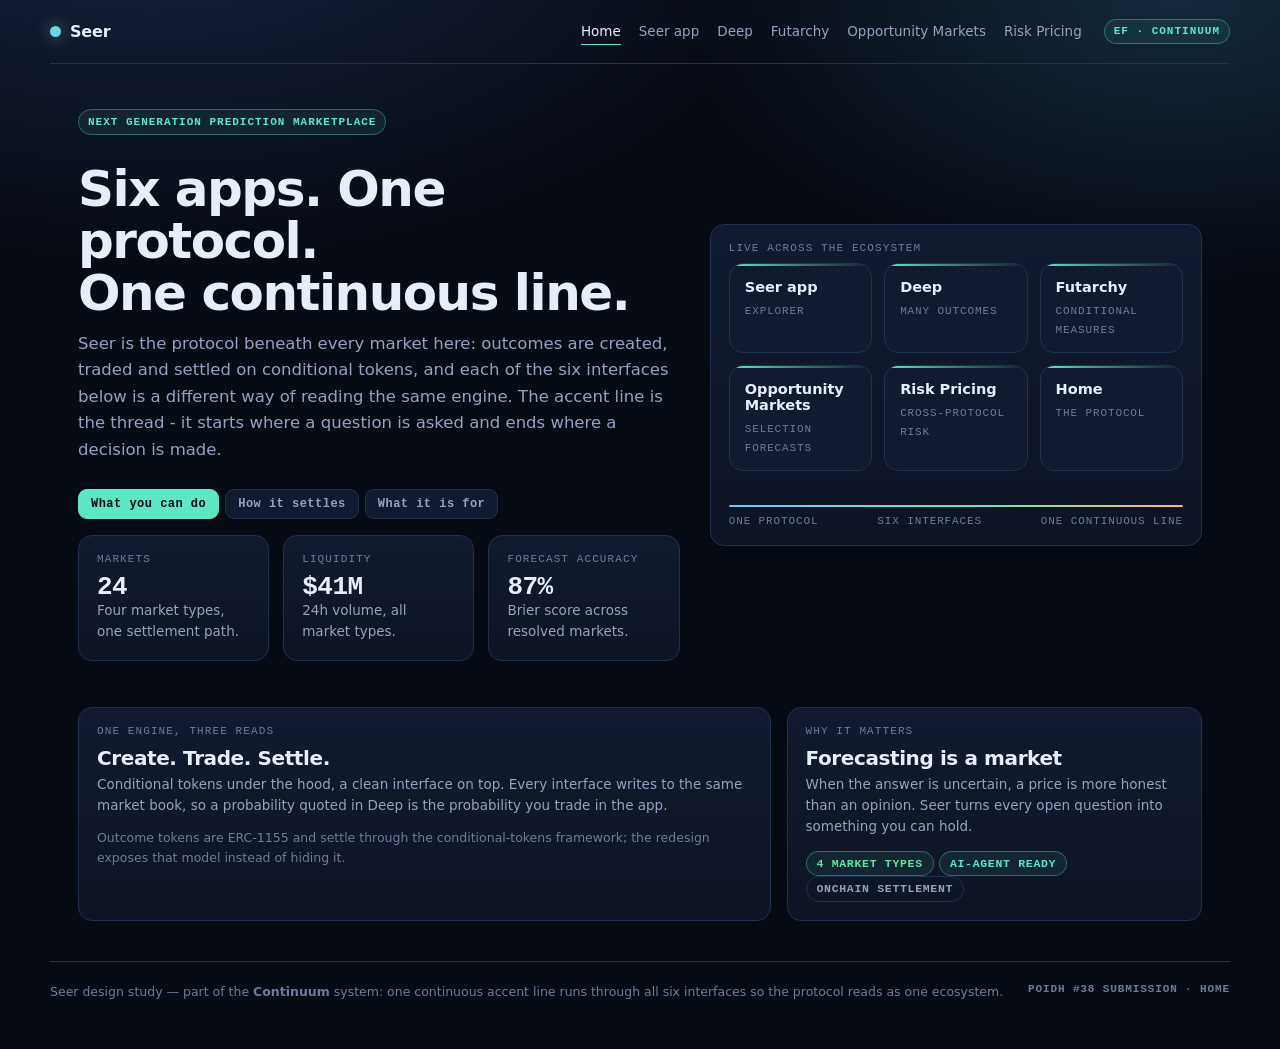
<file: docs/index.html>
<!doctype html><html lang="en"><head><meta charset="utf-8">
<meta name="viewport" content="width=device-width,initial-scale=1">
<title>Home · Seer</title><link rel="stylesheet" href="style.css"></head>
<body><nav class="top wrap"><div class="brand"><span class="dot"></span>Seer</div>
<div class="links"><a href="index.html" class="on">Home</a><a href="app.html" class="">Seer app</a><a href="deep.html" class="">Deep</a><a href="futarchy.html" class="">Futarchy</a><a href="opportunity-markets.html" class="">Opportunity Markets</a><a href="risk-pricing.html" class="">Risk Pricing</a></div><span class="badge">EF · Continuum</span></nav><main class="wrap">
<div class="hero">
  <div>
    <span class="badge">next generation prediction marketplace</span>
    <h1>Six apps. One protocol.<br>One continuous line.</h1>
    <p class="lede">Seer is the protocol beneath every market here: outcomes are created, traded and
    settled on conditional tokens, and each of the six interfaces below is a different way of reading
    the same engine. The accent line is the thread - it starts where a question is asked and ends
    where a decision is made.</p>
    <div class="tabs"><button class="on">What you can do</button><button>How it settles</button><button>What it is for</button></div>
    <div class="grid g3">
      <div class="card"><div class="klab">Markets</div><div class="kpi">24</div><p>Four market types, one settlement path.</p></div>
      <div class="card"><div class="klab">Liquidity</div><div class="kpi">$41M</div><p>24h volume, all market types.</p></div>
      <div class="card"><div class="klab">Forecast accuracy</div><div class="kpi">87%</div><p>Brier score across resolved markets.</p></div>
    </div>
  </div>
  <div class="card">
    <div class="klab">Live across the ecosystem</div>
    <div class="ecosystem">
      <div class="app"><h4>Seer app</h4><span>explorer</span></div>
      <div class="app"><h4>Deep</h4><span>many outcomes</span></div>
      <div class="app"><h4>Futarchy</h4><span>conditional measures</span></div>
      <div class="app"><h4>Opportunity Markets</h4><span>selection forecasts</span></div>
      <div class="app"><h4>Risk Pricing</h4><span>cross-protocol risk</span></div>
      <div class="app"><h4>Home</h4><span>the protocol</span></div>
    </div>
    <div class="rail"></div><div class="rail-labels"><span>one protocol</span><span>six interfaces</span><span>one continuous line</span></div>
  </div>
</div>
<div class="split">
  <div class="card"><div class="klab">One engine, three reads</div>
    <h2>Create. Trade. Settle.</h2>
    <p>Conditional tokens under the hood, a clean interface on top. Every interface writes to the
    same market book, so a probability quoted in Deep is the probability you trade in the app.</p>
    <div class="note">Outcome tokens are ERC-1155 and settle through the conditional-tokens framework;
    the redesign exposes that model instead of hiding it.</div></div>
  <div class="card"><div class="klab">Why it matters</div>
    <h2>Forecasting is a market</h2>
    <p>When the answer is uncertain, a price is more honest than an opinion. Seer turns every
    open question into something you can hold.</p>
    <div style="margin-top:14px"><span class="pill g">4 market types</span>
    <span class="pill a">AI-agent ready</span> <span class="pill">Onchain settlement</span></div></div>
</div></main>
<footer class="foot wrap"><div>Seer design study — part of the <b>Continuum</b> system: one continuous
accent line runs through all six interfaces so the protocol reads as one ecosystem.</div>
<div class="tag">poidh #38 submission · Home</div></footer>
<script src="app.js"></script><script></script></body></html>
</file>
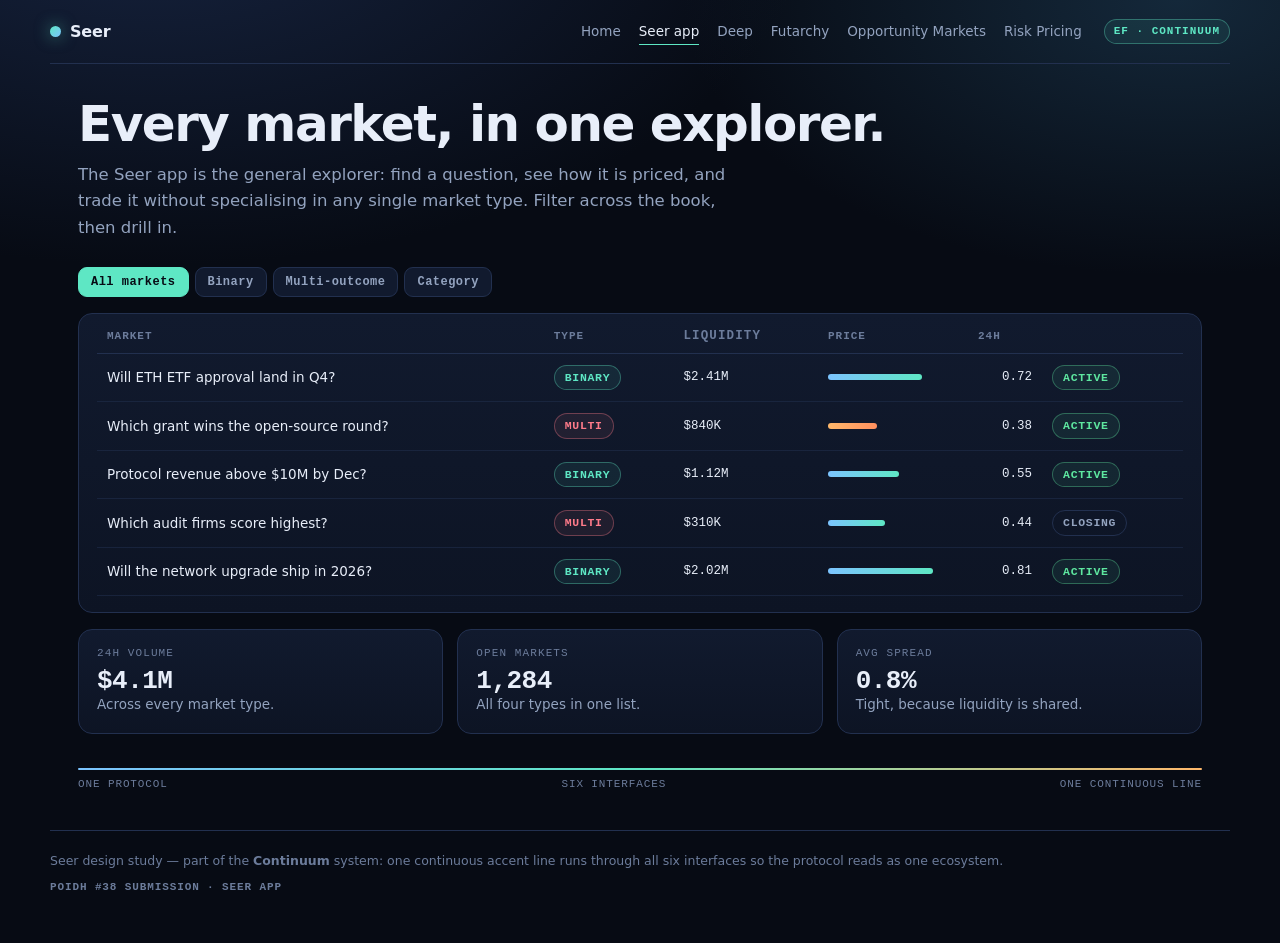
<file: docs/app.html>
<!doctype html><html lang="en"><head><meta charset="utf-8">
<meta name="viewport" content="width=device-width,initial-scale=1">
<title>Seer app · Seer</title><link rel="stylesheet" href="style.css"></head>
<body><nav class="top wrap"><div class="brand"><span class="dot"></span>Seer</div>
<div class="links"><a href="index.html" class="">Home</a><a href="app.html" class="on">Seer app</a><a href="deep.html" class="">Deep</a><a href="futarchy.html" class="">Futarchy</a><a href="opportunity-markets.html" class="">Opportunity Markets</a><a href="risk-pricing.html" class="">Risk Pricing</a></div><span class="badge">EF · Continuum</span></nav><main class="wrap">
<h1>Every market, in one explorer.</h1>
<p class="lede">The Seer app is the general explorer: find a question, see how it is priced, and
trade it without specialising in any single market type. Filter across the book, then drill in.</p>
<div class="tabs"><button class="on" data-t="all">All markets</button><button data-t="binary">Binary</button>
<button data-t="multi">Multi-outcome</button><button data-t="cat">Category</button></div>
<div class="card" style="padding:16px 18px">
  <table>
    <thead><tr><th>Market</th><th>Type</th><th class="mono">Liquidity</th><th>Price</th><th class="r">24h</th><th></th></tr></thead>
    <tbody>
      <tr><td>Will ETH ETF approval land in Q4?</td><td><span class="pill a">binary</span></td><td class="mono">$2.41M</td>
        <td style="width:150px"><div class="bar" style="width:72%"></div></td><td class="r mono">0.72</td><td><span class="pill g">active</span></td></tr>
      <tr><td>Which grant wins the open-source round?</td><td><span class="pill b">multi</span></td><td class="mono">$840K</td>
        <td style="width:150px"><div class="bar warn" style="width:38%"></div></td><td class="r mono">0.38</td><td><span class="pill g">active</span></td></tr>
      <tr><td>Protocol revenue above $10M by Dec?</td><td><span class="pill a">binary</span></td><td class="mono">$1.12M</td>
        <td style="width:150px"><div class="bar" style="width:55%"></div></td><td class="r mono">0.55</td><td><span class="pill g">active</span></td></tr>
      <tr><td>Which audit firms score highest?</td><td><span class="pill b">multi</span></td><td class="mono">$310K</td>
        <td style="width:150px"><div class="bar" style="width:44%"></div></td><td class="r mono">0.44</td><td><span class="pill">closing</span></td></tr>
      <tr><td>Will the network upgrade ship in 2026?</td><td><span class="pill a">binary</span></td><td class="mono">$2.02M</td>
        <td style="width:150px"><div class="bar" style="width:81%"></div></td><td class="r mono">0.81</td><td><span class="pill g">active</span></td></tr>
    </tbody></table>
</div>
<div class="grid g3" style="margin-top:16px">
  <div class="card"><div class="klab">24h volume</div><div class="kpi">$4.1M</div><p>Across every market type.</p></div>
  <div class="card"><div class="klab">Open markets</div><div class="kpi">1,284</div><p>All four types in one list.</p></div>
  <div class="card"><div class="klab">Avg spread</div><div class="kpi">0.8%</div><p>Tight, because liquidity is shared.</p></div>
</div>
<div class="rail"></div><div class="rail-labels"><span>one protocol</span><span>six interfaces</span><span>one continuous line</span></div></main>
<footer class="foot wrap"><div>Seer design study — part of the <b>Continuum</b> system: one continuous
accent line runs through all six interfaces so the protocol reads as one ecosystem.</div>
<div class="tag">poidh #38 submission · Seer app</div></footer>
<script src="app.js"></script><script></script></body></html>
</file>
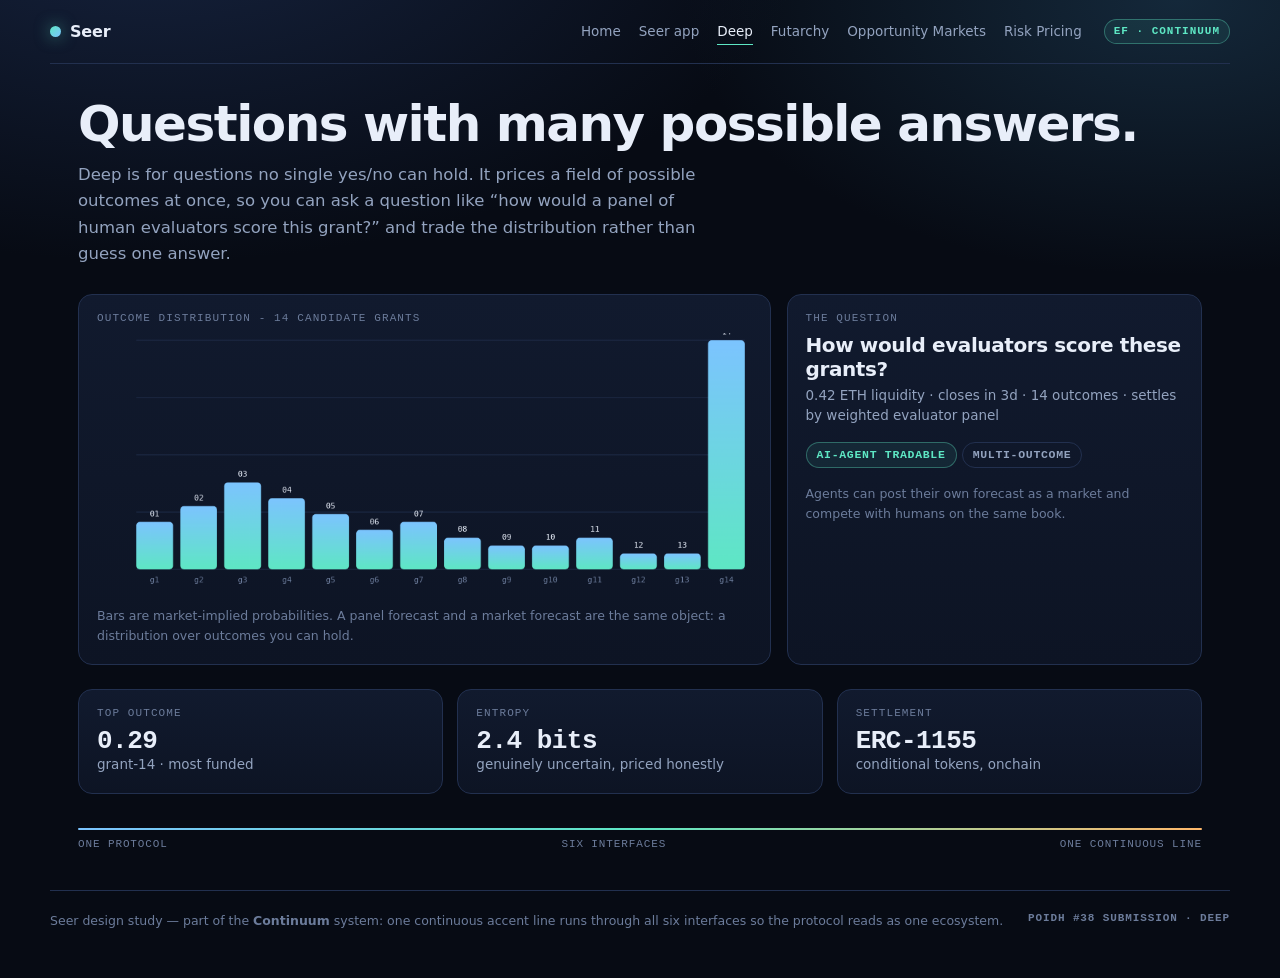
<file: docs/deep.html>
<!doctype html><html lang="en"><head><meta charset="utf-8">
<meta name="viewport" content="width=device-width,initial-scale=1">
<title>Deep · Seer</title><link rel="stylesheet" href="style.css"></head>
<body><nav class="top wrap"><div class="brand"><span class="dot"></span>Seer</div>
<div class="links"><a href="index.html" class="">Home</a><a href="app.html" class="">Seer app</a><a href="deep.html" class="on">Deep</a><a href="futarchy.html" class="">Futarchy</a><a href="opportunity-markets.html" class="">Opportunity Markets</a><a href="risk-pricing.html" class="">Risk Pricing</a></div><span class="badge">EF · Continuum</span></nav><main class="wrap">
<h1>Questions with many possible answers.</h1>
<p class="lede">Deep is for questions no single yes/no can hold. It prices a field of possible
outcomes at once, so you can ask a question like &ldquo;how would a panel of human evaluators score
this grant?&rdquo; and trade the distribution rather than guess one answer.</p>
<div class="split">
  <div class="card">
    <div class="klab">Outcome distribution - 14 candidate grants</div>
    <canvas id="deep" width="900" height="360"></canvas>
    <div class="note">Bars are market-implied probabilities. A panel forecast and a market forecast
    are the same object: a distribution over outcomes you can hold.</div>
  </div>
  <div class="card">
    <div class="klab">The question</div>
    <h2>How would evaluators score these grants?</h2>
    <p>0.42 ETH liquidity · closes in 3d · 14 outcomes · settles by weighted evaluator panel</p>
    <div style="margin-top:16px"><span class="pill a">AI-agent tradable</span> <span class="pill">multi-outcome</span></div>
    <div class="note" style="margin-top:16px">Agents can post their own forecast as a market and
    compete with humans on the same book.</div>
  </div>
</div>
<div class="grid g3" style="margin-top:16px">
  <div class="card"><div class="klab">Top outcome</div><div class="kpi">0.29</div><p>grant-14 &middot; most funded</p></div>
  <div class="card"><div class="klab">Entropy</div><div class="kpi">2.4 bits</div><p>genuinely uncertain, priced honestly</p></div>
  <div class="card"><div class="klab">Settlement</div><div class="kpi">ERC-1155</div><p>conditional tokens, onchain</p></div>
</div>
<div class="rail"></div><div class="rail-labels"><span>one protocol</span><span>six interfaces</span><span>one continuous line</span></div></main>
<footer class="foot wrap"><div>Seer design study — part of the <b>Continuum</b> system: one continuous
accent line runs through all six interfaces so the protocol reads as one ecosystem.</div>
<div class="tag">poidh #38 submission · Deep</div></footer>
<script src="app.js"></script><script></script></body></html>
</file>
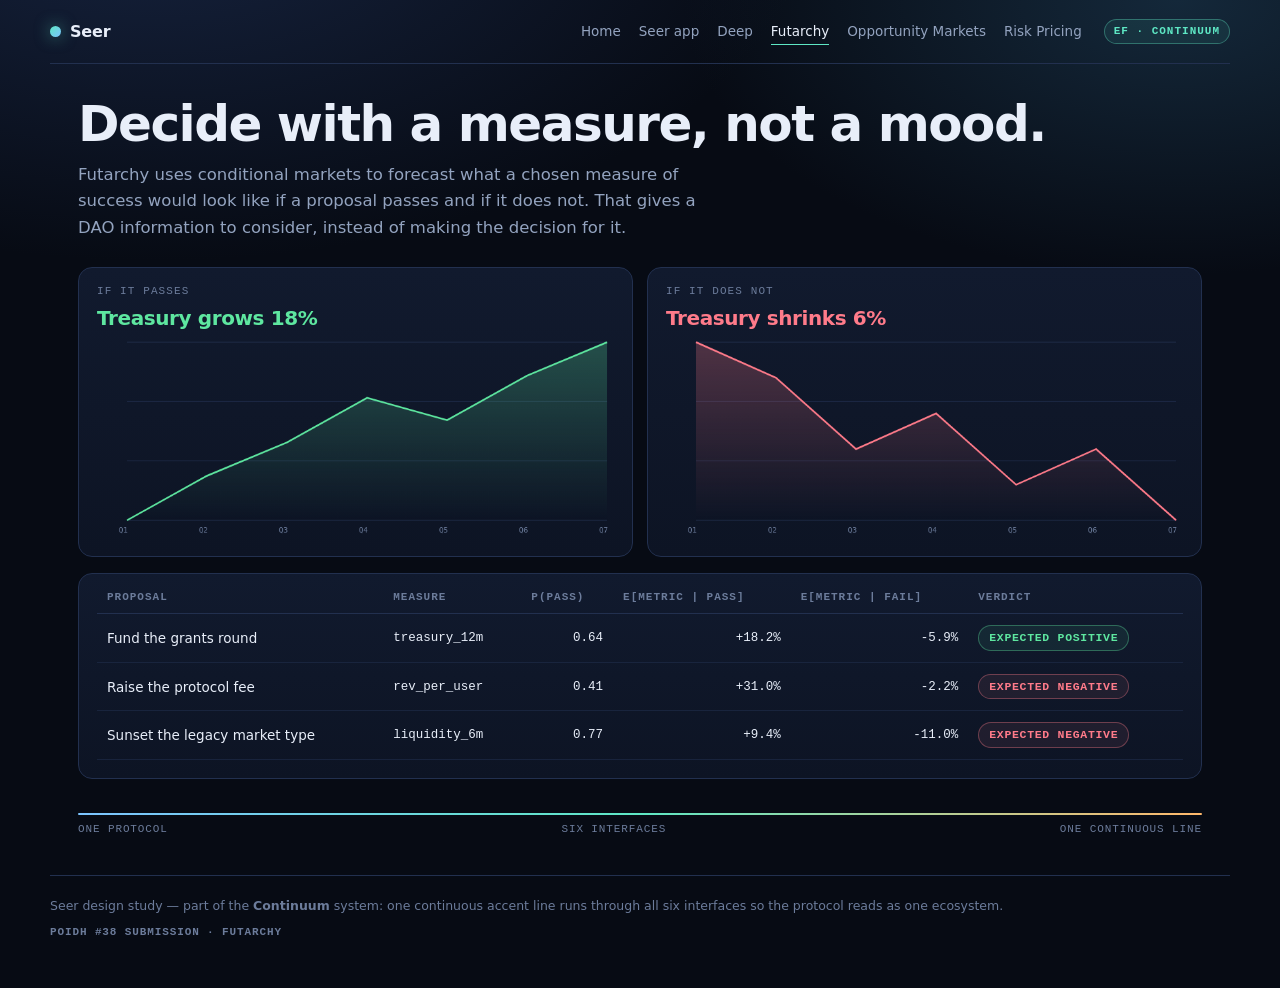
<file: docs/futarchy.html>
<!doctype html><html lang="en"><head><meta charset="utf-8">
<meta name="viewport" content="width=device-width,initial-scale=1">
<title>Futarchy · Seer</title><link rel="stylesheet" href="style.css"></head>
<body><nav class="top wrap"><div class="brand"><span class="dot"></span>Seer</div>
<div class="links"><a href="index.html" class="">Home</a><a href="app.html" class="">Seer app</a><a href="deep.html" class="">Deep</a><a href="futarchy.html" class="on">Futarchy</a><a href="opportunity-markets.html" class="">Opportunity Markets</a><a href="risk-pricing.html" class="">Risk Pricing</a></div><span class="badge">EF · Continuum</span></nav><main class="wrap">
<h1>Decide with a measure, not a mood.</h1>
<p class="lede">Futarchy uses conditional markets to forecast what a chosen measure of success would
look like if a proposal passes and if it does not. That gives a DAO information to consider, instead
of making the decision for it.</p>
<div class="grid g2" style="margin-top:10px">
  <div class="card">
    <div class="klab">If it passes</div>
    <h2 style="color:var(--good)">Treasury grows 18%</h2>
    <canvas id="fpass" width="760" height="300"></canvas>
  </div>
  <div class="card">
    <div class="klab">If it does not</div>
    <h2 style="color:var(--bad)">Treasury shrinks 6%</h2>
    <canvas id="ffail" width="760" height="300"></canvas>
  </div>
</div>
<div class="card" style="margin-top:16px">
  <table>
    <thead><tr><th>Proposal</th><th>Measure</th><th class="r">P(pass)</th><th class="r">E[metric | pass]</th><th class="r">E[metric | fail]</th><th>Verdict</th></tr></thead>
    <tbody>
      <tr><td>Fund the grants round</td><td class="mono">treasury_12m</td><td class="r mono">0.64</td><td class="r mono">+18.2%</td><td class="r mono">-5.9%</td><td><span class="pill g">expected positive</span></td></tr>
      <tr><td>Raise the protocol fee</td><td class="mono">rev_per_user</td><td class="r mono">0.41</td><td class="r mono">+31.0%</td><td class="r mono">-2.2%</td><td><span class="pill b">expected negative</span></td></tr>
      <tr><td>Sunset the legacy market type</td><td class="mono">liquidity_6m</td><td class="r mono">0.77</td><td class="r mono">+9.4%</td><td class="r mono">-11.0%</td><td><span class="pill b">expected negative</span></td></tr>
    </tbody></table>
</div>
<div class="rail"></div><div class="rail-labels"><span>one protocol</span><span>six interfaces</span><span>one continuous line</span></div></main>
<footer class="foot wrap"><div>Seer design study — part of the <b>Continuum</b> system: one continuous
accent line runs through all six interfaces so the protocol reads as one ecosystem.</div>
<div class="tag">poidh #38 submission · Futarchy</div></footer>
<script src="app.js"></script><script></script></body></html>
</file>
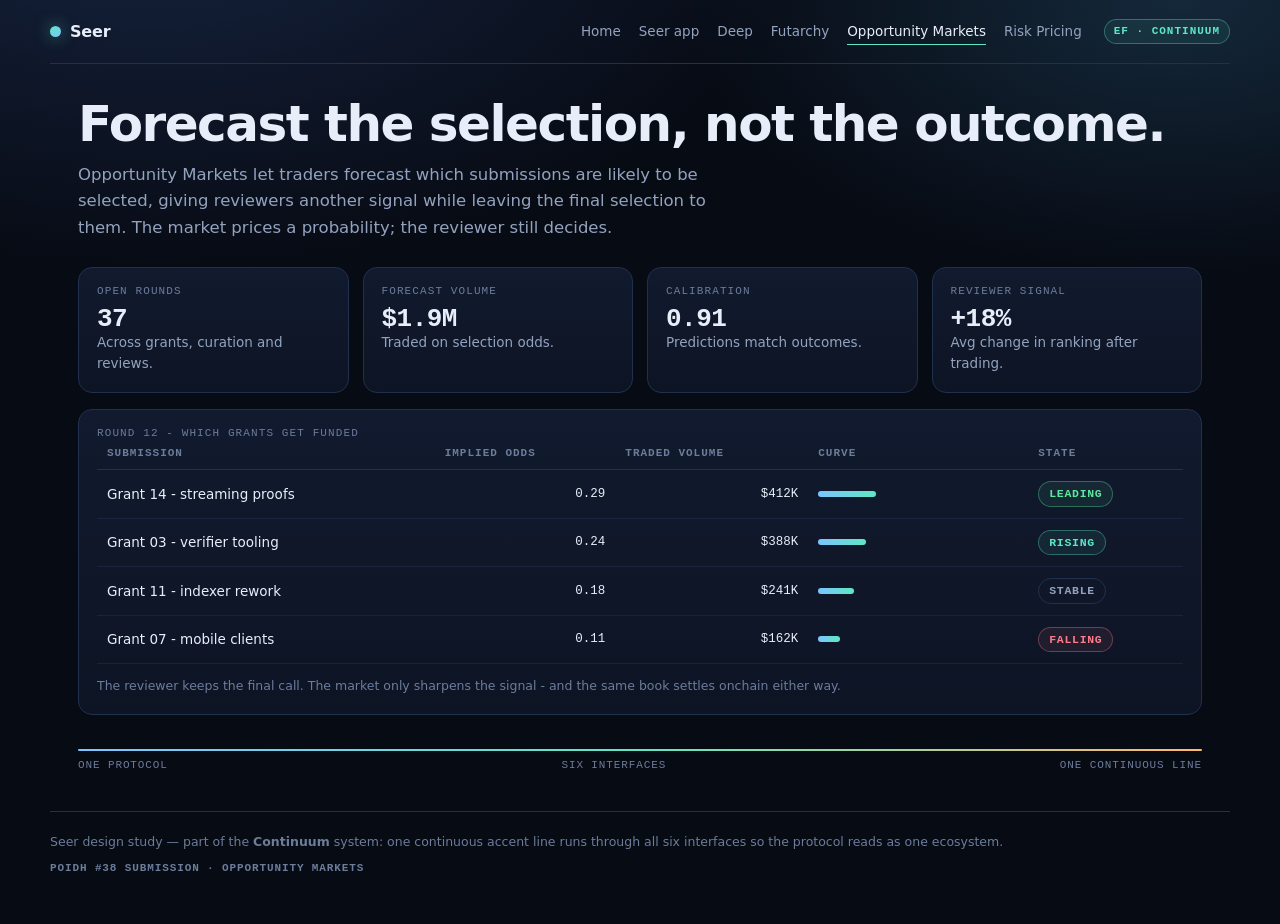
<file: docs/opportunity-markets.html>
<!doctype html><html lang="en"><head><meta charset="utf-8">
<meta name="viewport" content="width=device-width,initial-scale=1">
<title>Opportunity Markets · Seer</title><link rel="stylesheet" href="style.css"></head>
<body><nav class="top wrap"><div class="brand"><span class="dot"></span>Seer</div>
<div class="links"><a href="index.html" class="">Home</a><a href="app.html" class="">Seer app</a><a href="deep.html" class="">Deep</a><a href="futarchy.html" class="">Futarchy</a><a href="opportunity-markets.html" class="on">Opportunity Markets</a><a href="risk-pricing.html" class="">Risk Pricing</a></div><span class="badge">EF · Continuum</span></nav><main class="wrap">
<h1>Forecast the selection, not the outcome.</h1>
<p class="lede">Opportunity Markets let traders forecast which submissions are likely to be
selected, giving reviewers another signal while leaving the final selection to them. The market
prices a probability; the reviewer still decides.</p>
<div class="grid g4" style="margin-top:8px">
  <div class="card"><div class="klab">Open rounds</div><div class="kpi">37</div><p>Across grants, curation and reviews.</p></div>
  <div class="card"><div class="klab">Forecast volume</div><div class="kpi">$1.9M</div><p>Traded on selection odds.</p></div>
  <div class="card"><div class="klab">Calibration</div><div class="kpi">0.91</div><p>Predictions match outcomes.</p></div>
  <div class="card"><div class="klab">Reviewer signal</div><div class="kpi">+18%</div><p>Avg change in ranking after trading.</p></div>
</div>
<div class="card" style="margin-top:16px">
  <div class="klab">Round 12 - which grants get funded</div>
  <table>
    <thead><tr><th>Submission</th><th class="r">Implied odds</th><th class="r">Traded volume</th><th>Curve</th><th>State</th></tr></thead>
    <tbody>
      <tr><td>Grant 14 - streaming proofs</td><td class="r mono">0.29</td><td class="r mono">$412K</td>
        <td style="width:220px"><div class="bar" style="width:29%"></div></td><td><span class="pill g">leading</span></td></tr>
      <tr><td>Grant 03 - verifier tooling</td><td class="r mono">0.24</td><td class="r mono">$388K</td>
        <td style="width:220px"><div class="bar" style="width:24%"></div></td><td><span class="pill a">rising</span></td></tr>
      <tr><td>Grant 11 - indexer rework</td><td class="r mono">0.18</td><td class="r mono">$241K</td>
        <td style="width:220px"><div class="bar" style="width:18%"></div></td><td><span class="pill">stable</span></td></tr>
      <tr><td>Grant 07 - mobile clients</td><td class="r mono">0.11</td><td class="r mono">$162K</td>
        <td style="width:220px"><div class="bar" style="width:11%"></div></td><td><span class="pill b">falling</span></td></tr>
    </tbody></table>
  <div class="note">The reviewer keeps the final call. The market only sharpens the signal - and the
  same book settles onchain either way.</div>
</div>
<div class="rail"></div><div class="rail-labels"><span>one protocol</span><span>six interfaces</span><span>one continuous line</span></div></main>
<footer class="foot wrap"><div>Seer design study — part of the <b>Continuum</b> system: one continuous
accent line runs through all six interfaces so the protocol reads as one ecosystem.</div>
<div class="tag">poidh #38 submission · Opportunity Markets</div></footer>
<script src="app.js"></script><script></script></body></html>
</file>
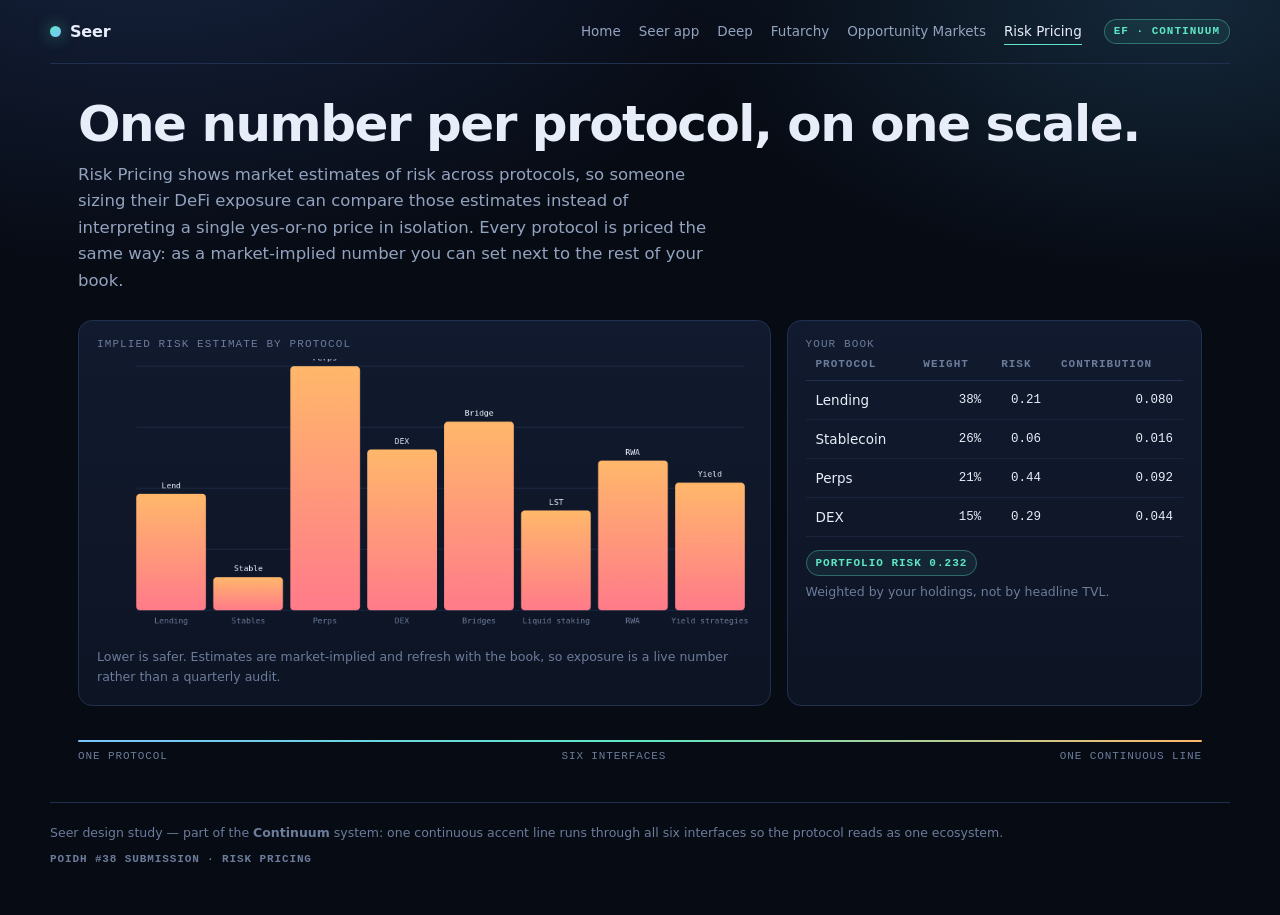
<file: docs/risk-pricing.html>
<!doctype html><html lang="en"><head><meta charset="utf-8">
<meta name="viewport" content="width=device-width,initial-scale=1">
<title>Risk Pricing · Seer</title><link rel="stylesheet" href="style.css"></head>
<body><nav class="top wrap"><div class="brand"><span class="dot"></span>Seer</div>
<div class="links"><a href="index.html" class="">Home</a><a href="app.html" class="">Seer app</a><a href="deep.html" class="">Deep</a><a href="futarchy.html" class="">Futarchy</a><a href="opportunity-markets.html" class="">Opportunity Markets</a><a href="risk-pricing.html" class="on">Risk Pricing</a></div><span class="badge">EF · Continuum</span></nav><main class="wrap">
<h1>One number per protocol, on one scale.</h1>
<p class="lede">Risk Pricing shows market estimates of risk across protocols, so someone sizing
their DeFi exposure can compare those estimates instead of interpreting a single yes-or-no price in
isolation. Every protocol is priced the same way: as a market-implied number you can set next to the
rest of your book.</p>
<div class="split">
  <div class="card">
    <div class="klab">Implied risk estimate by protocol</div>
    <canvas id="risk" width="900" height="380"></canvas>
    <div class="note">Lower is safer. Estimates are market-implied and refresh with the book, so
    exposure is a live number rather than a quarterly audit.</div>
  </div>
  <div class="card">
    <div class="klab">Your book</div>
    <table>
      <thead><tr><th>Protocol</th><th class="r">Weight</th><th class="r">Risk</th><th class="r">Contribution</th></tr></thead>
      <tbody>
        <tr><td>Lending</td><td class="r mono">38%</td><td class="r mono">0.21</td><td class="r mono">0.080</td></tr>
        <tr><td>Stablecoin</td><td class="r mono">26%</td><td class="r mono">0.06</td><td class="r mono">0.016</td></tr>
        <tr><td>Perps</td><td class="r mono">21%</td><td class="r mono">0.44</td><td class="r mono">0.092</td></tr>
        <tr><td>DEX</td><td class="r mono">15%</td><td class="r mono">0.29</td><td class="r mono">0.044</td></tr>
      </tbody></table>
    <div style="margin-top:14px"><span class="badge">portfolio risk 0.232</span></div>
    <div class="note" style="margin-top:12px">Weighted by your holdings, not by headline TVL.</div>
  </div>
</div>
<div class="rail"></div><div class="rail-labels"><span>one protocol</span><span>six interfaces</span><span>one continuous line</span></div></main>
<footer class="foot wrap"><div>Seer design study — part of the <b>Continuum</b> system: one continuous
accent line runs through all six interfaces so the protocol reads as one ecosystem.</div>
<div class="tag">poidh #38 submission · Risk Pricing</div></footer>
<script src="app.js"></script><script></script></body></html>
</file>
<file: docs/style.css>
:root{
  --ink:#070B14; --ink2:#0D1424; --panel:#111A2E; --panel2:#16203A;
  --line:#22304F; --text:#E8EEF9; --dim:#93A3BF; --dim2:#6C7C9B;
  --accent:#5EE7C4; --accent2:#7CC4FF; --warn:#FFB86B; --bad:#FF7B8A; --good:#5EE7A0;
  --r:14px; --fs:'Inter',-apple-system,BlinkMacSystemFont,'Segoe UI',system-ui,sans-serif;
  --fm:'SF Mono',ui-monospace,'JetBrains Mono',Menlo,monospace;
}
*{box-sizing:border-box}
html,body{margin:0;padding:0}
body{background:
   radial-gradient(1100px 600px at 12% -10%, #16233f 0%, transparent 60%),
   radial-gradient(900px 500px at 92% 0%, #14283a 0%, transparent 55%),
   var(--ink);
  color:var(--text);font-family:var(--fs);-webkit-font-smoothing:antialiased;min-height:100vh}
a{color:inherit;text-decoration:none}
.wrap{max-width:1180px;margin:0 auto;padding:0 28px}
nav.top{display:flex;align-items:center;gap:22px;padding:18px 0;border-bottom:1px solid var(--line)}
.brand{display:flex;align-items:center;gap:9px;font-weight:650;letter-spacing:-.01em}
.dot{width:11px;height:11px;border-radius:50%;background:linear-gradient(135deg,var(--accent),var(--accent2));box-shadow:0 0 16px rgba(94,231,196,.55)}
nav.top .links{display:flex;gap:18px;margin-left:auto;flex-wrap:wrap}
nav.top .links a{color:var(--dim);font-size:13.5px;padding:5px 0;border-bottom:1px solid transparent}
nav.top .links a:hover{color:var(--text)}
nav.top .links a.on{color:var(--text);border-bottom-color:var(--accent)}
.badge{font:600 11px/1 var(--fm);letter-spacing:.09em;text-transform:uppercase;color:var(--accent);
  border:1px solid rgba(94,231,196,.35);background:rgba(94,231,196,.08);padding:6px 9px;border-radius:999px}
h1{font-size:clamp(30px,4.4vw,50px);line-height:1.04;letter-spacing:-.03em;margin:34px 0 12px;font-weight:680}
h2{font-size:20px;letter-spacing:-.02em;margin:0 0 4px;font-weight:640}
p.lede{color:var(--dim);font-size:16.5px;max-width:62ch;margin:0 0 26px;line-height:1.6}
.grid{display:grid;gap:14px}
.g3{grid-template-columns:repeat(3,1fr)}.g2{grid-template-columns:repeat(2,1fr)}.g4{grid-template-columns:repeat(4,1fr)}
.card{background:linear-gradient(180deg,var(--panel) 0%,var(--ink2) 100%);border:1px solid var(--line);
  border-radius:var(--r);padding:18px}
.card h3{margin:0 0 6px;font-size:15.5px;letter-spacing:-.01em}
.card p{margin:0;color:var(--dim);font-size:13.5px;line-height:1.55}
.kpi{font:600 26px/1 var(--fm);letter-spacing:-.02em;color:var(--text)}
.klab{font:500 11px/1 var(--fm);letter-spacing:.1em;text-transform:uppercase;color:var(--dim2);margin-bottom:9px}
.pill{display:inline-flex;align-items:center;gap:6px;font:600 11.5px/1 var(--fm);letter-spacing:.06em;
  text-transform:uppercase;padding:6px 10px;border-radius:999px;border:1px solid var(--line);color:var(--dim)}
.pill.g{color:var(--good);border-color:rgba(94,231,160,.35);background:rgba(94,231,160,.08)}
.pill.b{color:var(--bad);border-color:rgba(255,123,138,.35);background:rgba(255,123,138,.08)}
.pill.a{color:var(--accent);border-color:rgba(94,231,196,.35);background:rgba(94,231,196,.08)}
table{width:100%;border-collapse:collapse;font-size:13.5px}
th{text-align:left;font:600 11px/1 var(--fm);letter-spacing:.09em;text-transform:uppercase;color:var(--dim2);
  padding:0 10px 10px;border-bottom:1px solid var(--line)}
td{padding:11px 10px;border-bottom:1px solid rgba(34,48,79,.55);color:var(--text)}
td.mono,th.mono{font-family:var(--fm);font-size:12.5px}
td.r{text-align:right}
.bar{height:6px;border-radius:4px;background:linear-gradient(90deg,var(--accent2),var(--accent));min-width:2px}
.bar.warn{background:linear-gradient(90deg,var(--warn),#ff8f5e)}
.bar.bad{background:linear-gradient(90deg,var(--bad),#ff5c73)}
.hero{display:grid;grid-template-columns:1.1fr .9fr;gap:30px;align-items:center;padding:46px 0 22px}
.ecosystem{display:grid;grid-template-columns:repeat(3,1fr);gap:12px;margin:8px 0 30px}
.ecosystem .app{background:var(--panel);border:1px solid var(--line);border-radius:var(--r);padding:15px;position:relative;overflow:hidden}
.ecosystem .app:before{content:'';position:absolute;inset:0 auto auto 0;width:100%;height:2px;
  background:linear-gradient(90deg,var(--accent),transparent)}
.ecosystem .app h4{margin:0 0 4px;font-size:14.5px}
.ecosystem .app span{color:var(--dim2);font:500 11px/1 var(--fm);letter-spacing:.08em;text-transform:uppercase}
.rail{height:2px;background:linear-gradient(90deg,var(--accent2),var(--accent),var(--warn));margin:34px 0 0;border-radius:2px}
.rail-labels{display:flex;justify-content:space-between;color:var(--dim2);font:500 11px/1 var(--fm);letter-spacing:.08em;margin-top:9px;text-transform:uppercase}
.split{display:grid;grid-template-columns:1.25fr .75fr;gap:16px;margin:24px 0}
.tabs{display:flex;gap:6px;flex-wrap:wrap;margin:0 0 16px}
.tabs button{background:var(--panel);border:1px solid var(--line);color:var(--dim);border-radius:9px;
  padding:8px 12px;font:600 12px/1 var(--fm);letter-spacing:.04em;cursor:pointer}
.tabs button.on{color:var(--ink);background:var(--accent);border-color:var(--accent)}
canvas{width:100%;height:auto;display:block}
.note{color:var(--dim2);font-size:12.5px;line-height:1.6;margin-top:12px}
.foot{border-top:1px solid var(--line);margin-top:40px;padding:22px 0 50px;color:var(--dim2);font-size:12.5px;
  display:flex;justify-content:space-between;gap:14px;flex-wrap:wrap}
.tag{font:600 11px/1 var(--fm);letter-spacing:.08em;text-transform:uppercase;color:var(--dim2)}
@media (max-width:900px){.g3,.g4,.g2,.hero,.split{grid-template-columns:1fr}}
</file>
